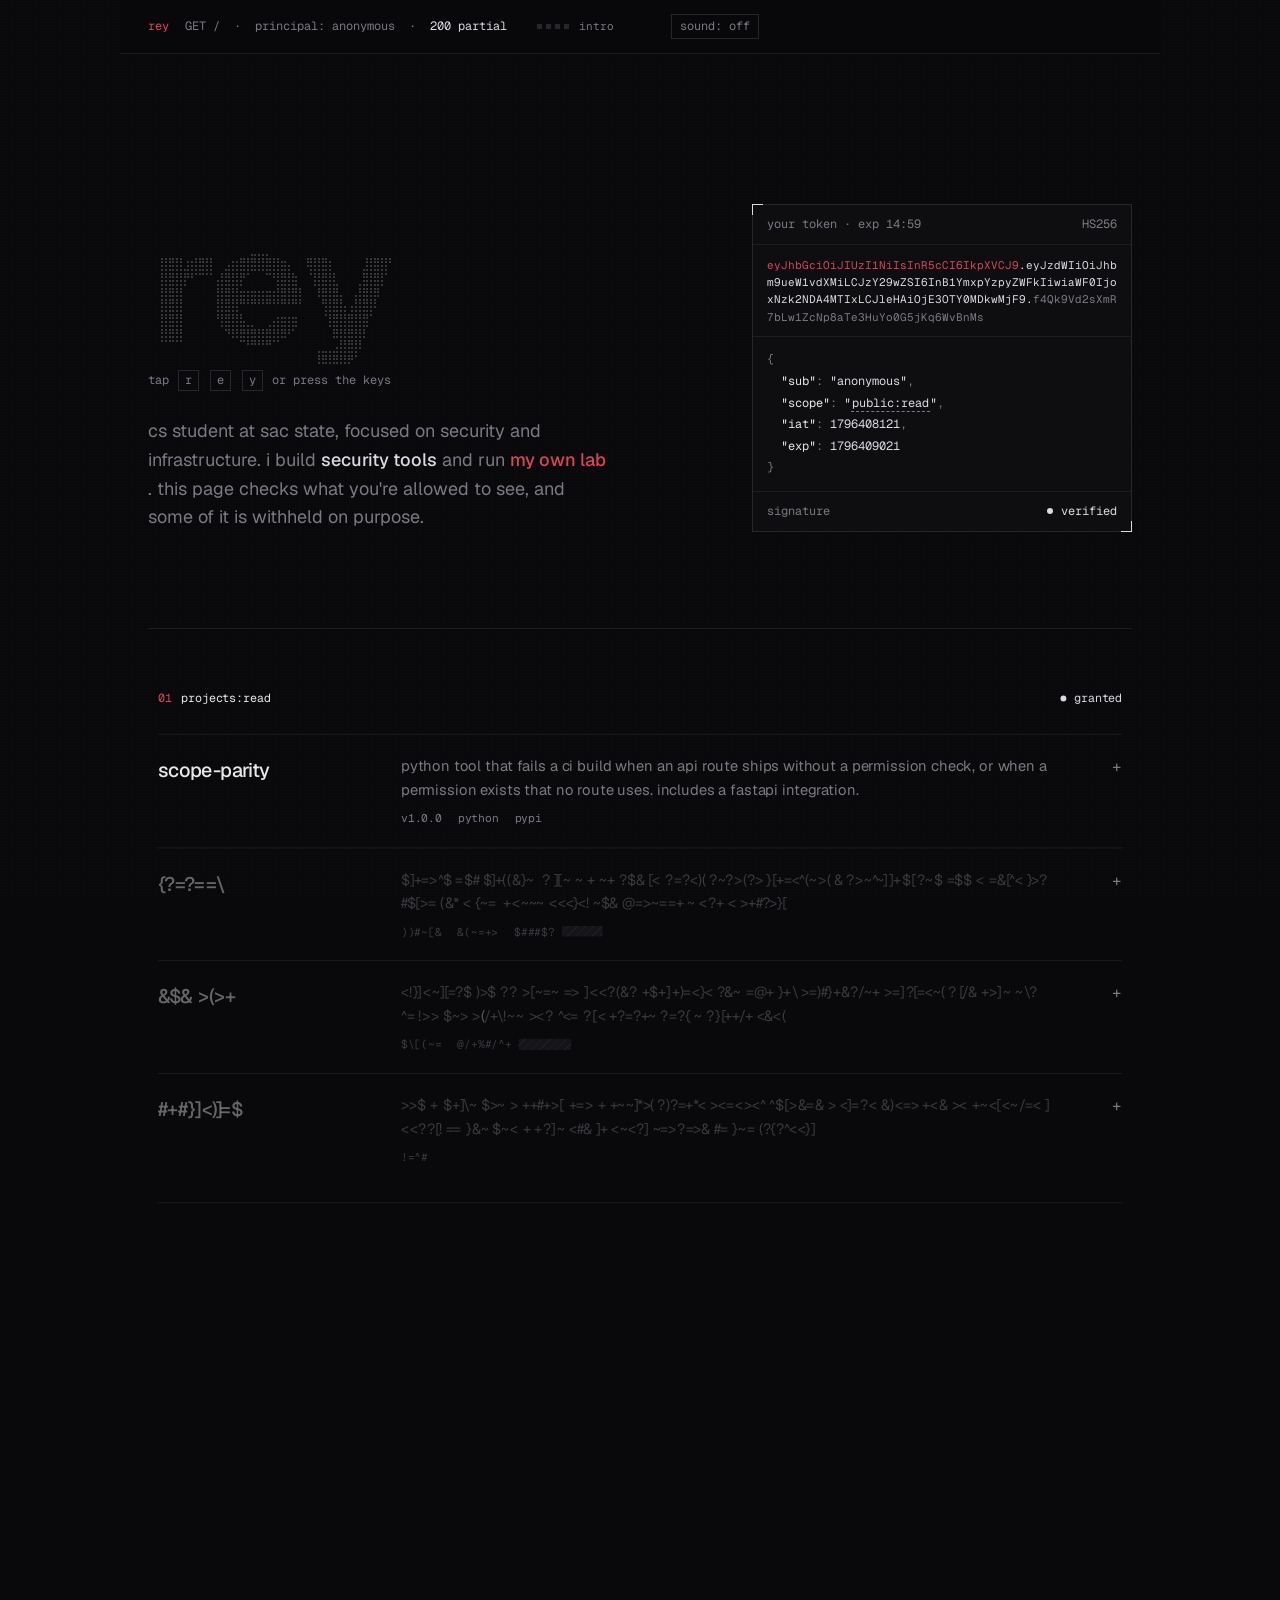
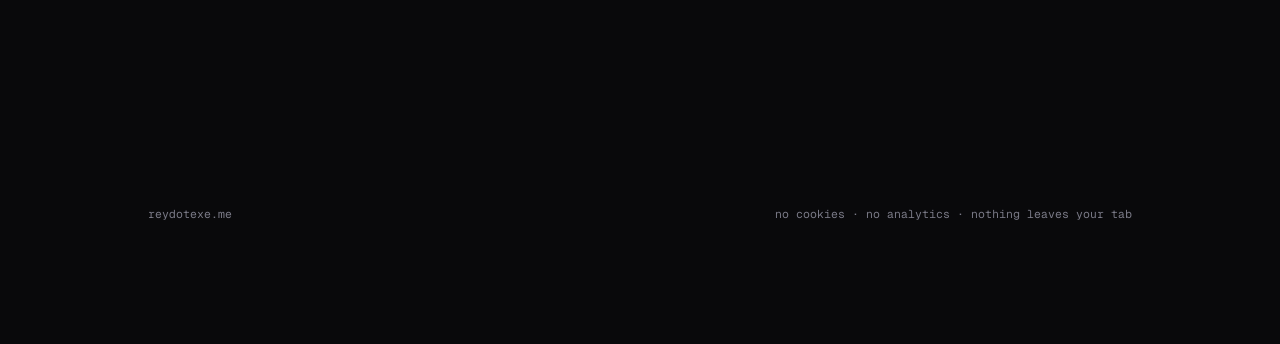
<file: index.html>
<!DOCTYPE html>
<html lang="en">
<head>
  <meta charset="utf-8">
  <meta http-equiv="Content-Security-Policy" content="default-src 'none'; script-src 'self'; style-src 'self'; font-src 'self'; img-src 'self' data:; connect-src 'none'; media-src 'none'; object-src 'none'; base-uri 'none'; form-action 'none'">
  <meta name="referrer" content="no-referrer">
  <meta name="viewport" content="width=device-width, initial-scale=1">
  <title>rey</title>
  <meta name="description" content="rey. cs student at sac state, security and infrastructure.">
  <link rel="icon" href="favicon.svg" type="image/svg+xml">
  <link rel="canonical" href="https://reydotexe.me/">
  <meta property="og:title" content="rey">
  <meta property="og:description" content="cs student at sac state, focused on security and infrastructure.">
  <meta property="og:type" content="website">
  <meta property="og:url" content="https://reydotexe.me/">
  <meta property="og:image" content="https://reydotexe.me/og.png">
  <meta property="og:image:width" content="1200">
  <meta property="og:image:height" content="630">
  <meta name="twitter:card" content="summary_large_image">
  <link rel="preload" href="fonts/Geist-Variable.woff2" as="font" type="font/woff2" crossorigin>
  <link rel="preload" href="fonts/GeistMono-Variable.woff2" as="font" type="font/woff2" crossorigin>
  <link rel="stylesheet" href="style.css">
  <script src="js/access.js" defer></script>
  <script src="js/name.js" defer></script>
  <script src="js/cipher.js" defer></script>
  <script src="js/music.js" defer></script>
  <script src="js/zoom.js" defer></script>
</head>
<body>

<div class="grain"></div>

<div class="wrap">

  <div class="bar">
    <a href="#" class="brand">rey</a>
    <div class="req">
      <span class="hide-s">GET /</span>
      <span class="sep hide-s">·</span>
      <span>principal: anonymous</span>
      <span class="sep">·</span>
      <span class="status" id="barStatus">200 partial</span>
    </div>
    <span class="tick" id="tick"></span>
  </div>

  <header class="hero">
    <div>
      <div class="namewrap" id="namewrap"><h1 id="name">rey</h1></div>
      <p>cs student at sac state, focused on security and infrastructure. i build <b class="c1">security tools</b> and run <b class="c2">my own lab</b>. this page checks what you're allowed to see, and some of it is withheld on purpose.</p>
    </div>

    <div class="token" id="token">
      <div class="th"><span>your token · <span id="expiry">exp 15:00</span></span><span>HS256</span></div>
      <div class="enc" id="enc"><span class="h">eyJhbGciOiJIUzI1NiIsInR5cCI6IkpXVCJ9</span>.<span class="p">eyJzdWIiOiJhbm9ueW1vdXMiLCJzY29wZSI6InB1YmxpYzpyZWFkIiwiaWF0IjoxNzkwNzkwMTMzLCJleHAiOjE3OTA3OTEwMzN9</span>.<span class="s">f4Qk9Vd2sXmR7bLw1ZcNp8aTe3HuYo0G5jKq6WvBnMs</span></div>
      <div class="dec">
        {<br>
        &nbsp;&nbsp;<span class="key">"sub"</span>: <span class="val">"anonymous"</span>,<br>
        &nbsp;&nbsp;<span class="key">"scope"</span>: <span class="val">"<span id="scopeEdit" contenteditable="true" spellcheck="false">public:read</span>"</span>,<br>
        &nbsp;&nbsp;<span class="key">"iat"</span>: <span class="val" id="iat">1790790133</span>,<br>
        &nbsp;&nbsp;<span class="key">"exp"</span>: <span class="val" id="exp">1790791033</span><br>
        }
      </div>
      <div class="sig"><span>signature</span><span class="verdict grant" id="sigState">verified</span></div>
    </div>
  </header>

  <section class="scope reveal" data-scope="projects:read">
    <div class="scope-head"><span class="name"><i>01</i>projects:read</span><span class="verdict">pending</span></div>

    <div class="res" data-res="scope-parity">
      <button type="button" aria-expanded="false">
        <span class="k">scope-parity</span>
        <span class="v">python tool that fails a ci build when an api route ships without a permission check, or when a permission exists that no route uses. includes a fastapi integration.
          <span class="attrs"><span>v1.0.0</span><span>python</span><span>pypi</span></span>
        </span>
        <span class="plus">+</span>
      </button>
      <div class="detail"><div><div class="inner">
        <b>example output</b><br>
        <span class="e">error</span>&nbsp;&nbsp; route-unprotected&nbsp;&nbsp; DELETE /orders/{id} declares no scope<br>
        <span class="e">error</span>&nbsp;&nbsp; route-unknown-scope POST /orders declares "orders:write"<br>
        <span class="w">warning</span> scope-unused&nbsp;&nbsp;&nbsp;&nbsp;&nbsp;&nbsp;&nbsp; orders:create is declared by no route<br>
        exit 1
        <div class="links"><a href="https://github.com/ReyDotExe/scope-parity">github</a><a href="https://pypi.org/project/scope-parity/">pypi</a></div>
      </div></div></div>
    </div>

    <div class="res" data-res="reysbot">
      <button type="button" aria-expanded="false">
        <span class="k">reysbot</span>
        <span class="v">discord bot platform with a web admin panel. handles ticketing, moderation, and community features for a few dozen users, and manages a game server.
          <span class="attrs"><span>active</span><span>python</span><span>source <span class="redact" data-len="7" tabindex="0"><span class="why">private: holds live config</span></span></span></span>
        </span>
        <span class="plus">+</span>
      </button>
      <div class="detail"><div><div class="inner">
        <b>runtime</b>&nbsp;&nbsp; python, sqlite, linux container on proxmox<br>
        <b>features</b>&nbsp; ticketing · moderation · automod · music · stream alerts · game server control<br>
        <b>security</b>&nbsp; individual staff accounts with 2fa · scoped api keys · confirmation on destructive actions<br>
        <b>exposure</b>&nbsp; admin panel reachable only through an authenticated tunnel
        <div class="links"><a href="https://github.com/ReyDotExe/reybot-security-notes">security notes</a></div>
      </div></div></div>
    </div>

    <div class="res" data-res="homelab">
      <button type="button" aria-expanded="false">
        <span class="k">homelab</span>
        <span class="v">virtualized lab on proxmox running containers and vms for self-hosted services, with network-wide dns filtering and remote access over a private vpn.
          <span class="attrs"><span>active</span><span>topology <span class="redact" data-len="9" tabindex="0"><span class="why">withheld: internal addressing</span></span></span></span>
        </span>
        <span class="plus">+</span>
      </button>
      <div class="detail"><div><div class="inner">
        <b>hypervisor</b> proxmox ve, single node<br>
        <b>dns</b>&nbsp;&nbsp;&nbsp;&nbsp;&nbsp;&nbsp;&nbsp; pi-hole<br>
        <b>remote</b>&nbsp;&nbsp;&nbsp;&nbsp; tailscale, no inbound ports open<br>
        <b>backups</b>&nbsp;&nbsp;&nbsp; nightly snapshots of every guest<br>
        <b>next</b>&nbsp;&nbsp;&nbsp;&nbsp;&nbsp;&nbsp; network storage
      </div></div></div>
    </div>

    <div class="res" data-res="vestra.ink">
      <button type="button" aria-expanded="false">
        <span class="k">vestra.ink</span>
        <span class="v">community game server and website. players connect through a cloud proxy and an encrypted tunnel, so the home network is never exposed to the internet.
          <span class="attrs"><span>live</span></span>
        </span>
        <span class="plus">+</span>
      </button>
      <div class="detail"><div><div class="inner">
        <b>path</b>&nbsp;&nbsp;&nbsp;&nbsp; player → cloud proxy → wireguard tunnel → home vm<br>
        <b>web app</b>&nbsp; separate service with a single scoped api key back to the bot<br>
        <b>access</b>&nbsp;&nbsp; whitelisted
        <div class="links"><a href="https://vestra.ink">visit</a></div>
      </div></div></div>
    </div>
  </section>

  <section class="scope reveal" data-scope="writing:read">
    <div class="scope-head"><span class="name"><i>02</i>writing:read</span><span class="verdict">pending</span></div>
    <div class="row">
      <div class="k"><a href="https://github.com/ReyDotExe/reybot-security-notes">security notes</a></div>
      <div class="v">writeups of real incidents from running a self-hosted service, and the controls added after each one.</div>
    </div>
  </section>

  <section class="scope reveal" data-scope="profile:read">
    <div class="scope-head"><span class="name"><i>03</i>profile:read</span><span class="verdict">pending</span></div>
    <div class="kv">
      <div class="k">languages</div>
      <div class="tools"><span>python</span><span>powershell</span><span>sql</span><span>javascript</span><span>html/css</span></div>
      <div class="k">systems</div>
      <div class="tools"><span>linux</span><span>proxmox</span><span>docker</span><span>networking</span><span>vpn</span></div>
      <div class="k">tooling</div>
      <div class="tools"><span>git</span><span>github actions</span><span>python packaging</span></div>
      <div class="k gap">in progress</div>
      <div class="gap">scope-parity 1.1: report a renamed permission and the route it broke as one finding</div>
      <div class="k">in progress</div>
      <div>network storage for the lab</div>
      <div class="k gap">contact</div>
      <div class="gap"><a href="https://github.com/ReyDotExe">github</a></div>
    </div>
  </section>

  <div class="foot"><span>reydotexe.me</span><span>no cookies · no analytics · nothing leaves your tab</span></div>

</div>

</body>
</html>
</file>
<file: style.css>
@font-face {
  font-family: "Geist";
  src: url("fonts/Geist-Variable.woff2") format("woff2");
  font-weight: 400 700;
  font-style: normal;
  font-display: swap;
}

@font-face {
  font-family: "Geist Mono";
  src: url("fonts/GeistMono-Variable.woff2") format("woff2");
  font-weight: 400 500;
  font-style: normal;
  font-display: swap;
}

:root {
  --bg: #09090b;
  --panel: #0e0e11;
  --line: #1c1c21;
  --line2: #26262c;
  --text: #e8e8eb;
  --dim: #7a7a84;
  --faint: #7a7a87;
  --ok: #d9dbe2;
  --no: #ff5a6a;
  --a2: #d84557;
  --g1: 150, 18, 34;
  --f2: #8f1424;
  --bar: #151519;
  --sans: "Geist", system-ui, sans-serif;
  --mono: "Geist Mono", ui-monospace, Consolas, monospace;
}

* {
  box-sizing: border-box;
}

html {
  scroll-behavior: smooth;
  overflow-x: clip;
}

body {
  margin: 0;
  background: var(--bg);
  color: var(--text);
  font-family: var(--sans);
  line-height: 1.6;
  -webkit-font-smoothing: antialiased;
  overflow-x: clip;
}

a {
  color: var(--text);
  text-decoration: none;
  border-bottom: 1px solid var(--faint);
  transition: border-color .2s, color .2s;
}

a:hover {
  border-color: var(--ok);
}

.grain {
  position: fixed;
  inset: 0;
  pointer-events: none;
  z-index: 0;
  background-image: radial-gradient(rgba(255, 255, 255, .025) 1px, transparent 1px);
  background-size: 3px 3px;
}

.dotstage {
  position: fixed;
  inset: 0;
  width: 100vw;
  height: 100vh;
  pointer-events: none;
  z-index: 0;
}

.trail {
  position: fixed;
  inset: 0;
  width: 100vw;
  height: 100vh;
  pointer-events: none;
  z-index: 30;
}

.wrap {
  position: relative;
  z-index: 1;
  max-width: 1040px;
  margin: 0 auto;
  padding: 0 28px 120px;
}

.bar {
  position: sticky;
  top: 0;
  z-index: 10;
  display: flex;
  justify-content: space-between;
  align-items: center;
  gap: 16px;
  margin: 0 -28px;
  padding: 14px 28px;
  background: rgba(9, 9, 11, .97);
  backdrop-filter: blur(8px);
  border-bottom: 1px solid var(--line);
  font-family: var(--mono);
  font-size: 12px;
  color: var(--dim);
}

.bar .brand {
  color: var(--a2);
  border: 0;
}

.bar .req {
  display: flex;
  gap: 14px;
  flex-wrap: wrap;
  flex-shrink: 0;
}

.bar .req .sep {
  color: var(--faint);
}

.status {
  color: var(--ok);
  transition: color .2s;
}

.status.bad {
  color: var(--no);
}

.tick {
  flex: 0 1 380px;
  max-width: 380px;
  white-space: nowrap;
  overflow: hidden;
  text-overflow: ellipsis;
  color: var(--faint);
  text-align: right;
}

.tick .a {
  color: var(--dim);
}

.tick .ok {
  color: var(--ok);
}

.tick .no {
  color: var(--no);
}

.tick.flash {
  animation: in .35s ease-out;
}

@keyframes in {
  from {
    opacity: 0;
    transform: translateY(4px);
  }
}

.np {
  display: inline-flex;
  align-items: center;
  gap: 4px;
  flex-shrink: 0;
  margin-left: 14px;
  font-family: var(--mono);
  font-size: 11px;
  color: var(--faint);
}

.np i {
  width: 5px;
  height: 5px;
  background: var(--line2);
  transition: background .06s;
}

.np.live i.on {
  background: var(--a2);
}

.np em {
  font-style: normal;
  margin-left: 6px;
  min-width: 64px;
  transition: opacity .18s ease, transform .18s ease;
}

.np em.swap {
  opacity: 0;
  transform: translateY(-3px);
}

.np.live em {
  color: var(--text);
}

.snd {
  all: unset;
  cursor: pointer;
  font-family: var(--mono);
  font-size: 12px;
  color: var(--dim);
  border: 1px solid var(--line2);
  padding: 2px 8px;
  margin-left: 12px;
  min-width: 10ch;
  text-align: center;
  white-space: nowrap;
  flex-shrink: 0;
  transition: color .2s, border-color .2s;
}

.snd:hover,
.snd.on {
  color: var(--a2);
  border-color: var(--a2);
}

.snd:focus-visible {
  outline: 1px solid var(--a2);
  outline-offset: 2px;
}

.hero {
  display: grid;
  grid-template-columns: 1fr 380px;
  gap: 56px;
  align-items: end;
  padding: 150px 0 96px;
  border-bottom: 1px solid var(--line);
}

.hero h1 {
  margin: 0;
  font-size: clamp(76px, 15vw, 164px);
  line-height: .86;
  font-weight: 700;
  letter-spacing: -0.015em;
}

.namewrap {
  touch-action: manipulation;
}

.namewrap.fx h1 {
  color: transparent;
}

.padhint {
  margin-top: 14px;
  font-family: var(--mono);
  font-size: 12px;
  color: var(--faint);
}

.padhint b {
  display: inline-block;
  font-weight: 400;
  color: var(--dim);
  border: 1px solid var(--line2);
  padding: 0 6px;
  margin: 0 2px;
  transition: color .1s, border-color .1s;
}

.padhint b.hit {
  color: var(--a2);
  border-color: var(--a2);
}

.hero p {
  margin: 26px 0 0;
  max-width: 460px;
  font-size: 18px;
  color: var(--dim);
}

.hero p b {
  color: var(--text);
  font-weight: 500;
}

.hero p b.c1 {
  color: var(--ok);
}

.hero p b.c2 {
  color: var(--a2);
}

.token {
  position: relative;
  border: 1px solid var(--line2);
  background: var(--panel);
  font-family: var(--mono);
  font-size: 12px;
}

.token::before,
.token::after {
  content: "";
  position: absolute;
  width: 10px;
  height: 10px;
  border-color: var(--ok);
  border-style: solid;
  transition: border-color .3s;
}

.token::before {
  top: -1px;
  left: -1px;
  border-width: 1px 0 0 1px;
}

.token::after {
  bottom: -1px;
  right: -1px;
  border-width: 0 1px 1px 0;
}

.token.bad::before,
.token.bad::after {
  border-color: var(--no);
}

.token .th {
  display: flex;
  justify-content: space-between;
  padding: 10px 14px;
  border-bottom: 1px solid var(--line);
  color: var(--dim);
}

.token .enc {
  padding: 12px 14px;
  border-bottom: 1px solid var(--line);
  word-break: break-all;
  line-height: 1.55;
  font-size: 11px;
  max-height: 92px;
  overflow: hidden;
}

.enc .h {
  color: var(--a2);
}

.enc .p {
  color: var(--ok);
}

.enc .s {
  color: var(--dim);
}

.token.bad .enc .s {
  color: var(--no);
}

.token .dec {
  padding: 12px 14px;
  line-height: 1.8;
  color: var(--dim);
}

.dec .key {
  color: var(--text);
}

.dec .val {
  color: var(--ok);
}

.dec [contenteditable] {
  outline: none;
  border-bottom: 1px dashed var(--faint);
  cursor: text;
  padding: 0 1px;
}

.dec [contenteditable]:focus {
  border-color: var(--ok);
  background: rgba(var(--g1), .08);
}

.token .sig {
  display: flex;
  justify-content: space-between;
  padding: 10px 14px;
  border-top: 1px solid var(--line);
  color: var(--dim);
}

.verdict {
  color: var(--faint);
}

.verdict::before {
  content: "";
  display: inline-block;
  width: 6px;
  height: 6px;
  border-radius: 50%;
  margin-right: 8px;
  vertical-align: 1px;
  background: currentColor;
}

.verdict.grant {
  color: var(--ok);
}

.verdict.deny {
  color: var(--no);
}

.verdict.eval::before {
  animation: pulse .5s ease-in-out infinite alternate;
}

@keyframes pulse {
  to {
    opacity: .2;
  }
}

.scope {
  padding: 56px 0 16px;
  border-bottom: 1px solid var(--line);
}

.js .reveal {
  opacity: 0;
  transform: translateY(10px);
  transition: opacity .7s ease, transform .7s ease;
}

.js .reveal.on {
  opacity: 1;
  transform: none;
}

.scope-head {
  display: flex;
  justify-content: space-between;
  align-items: baseline;
  margin-bottom: 26px;
  font-family: var(--mono);
  font-size: 12px;
}

.scope-head .name {
  color: var(--text);
}

.scope-head .name i {
  font-style: normal;
  color: var(--a2);
  margin-right: 10px;
}

.res {
  border-top: 1px solid var(--line);
}

.res > button {
  all: unset;
  box-sizing: border-box;
  display: grid;
  grid-template-columns: 220px 1fr 24px;
  gap: 6px 28px;
  width: 100%;
  padding: 20px 0;
  cursor: pointer;
}

.res > button:focus-visible {
  outline: 1px solid var(--ok);
  outline-offset: 4px;
}

.res .k,
.row .k {
  font-size: 20px;
  font-weight: 500;
  letter-spacing: -0.02em;
}

.res .k {
  transition: color .2s;
}

.row .k a {
  border: 0;
}

.res > button:hover .k,
.row .k a:hover {
  color: var(--a2);
}

.res .v,
.row .v {
  color: var(--dim);
  font-size: 15px;
}

.res .plus {
  font-family: var(--mono);
  color: var(--faint);
  text-align: right;
  transition: transform .3s, color .2s;
}

.res.open .plus {
  transform: rotate(45deg);
  color: var(--ok);
}

.attrs {
  display: flex;
  flex-wrap: wrap;
  gap: 4px 16px;
  margin-top: 8px;
  font-family: var(--mono);
  font-size: 11.5px;
  color: var(--faint);
}

.detail {
  display: grid;
  grid-template-rows: 0fr;
  visibility: hidden;
  transition: grid-template-rows .4s ease, visibility .4s;
}

.res.open .detail {
  grid-template-rows: 1fr;
  visibility: visible;
}

.detail > div {
  overflow: hidden;
}

.detail .inner {
  margin: 0 0 22px 248px;
  padding: 16px 18px;
  border: 1px solid var(--line);
  background: var(--panel);
  font-family: var(--mono);
  font-size: 12px;
  line-height: 1.8;
  color: var(--dim);
}

.detail .inner b {
  font-weight: 400;
  color: var(--text);
}

.detail .inner .e {
  color: var(--no);
}

.detail .inner .w {
  color: #d9c38a;
}

.detail .links {
  margin-top: 10px;
  display: flex;
  gap: 16px;
}

.detail .links a {
  color: var(--text);
}

.redact {
  display: inline-block;
  position: relative;
  height: 1.1em;
  vertical-align: -0.18em;
  background: var(--bar);
  background-image: repeating-linear-gradient(135deg, transparent 0 5px, #1e1e23 5px 6px);
  border-radius: 2px;
  cursor: help;
  font-family: var(--mono);
  font-size: .9em;
  line-height: 1.1em;
  color: var(--no);
  white-space: nowrap;
  text-align: left;
}

.redact[data-len="7"] {
  width: 7ch;
}

.redact[data-len="9"] {
  width: 9ch;
}

.redact .why {
  position: absolute;
  left: 0;
  top: 140%;
  z-index: 5;
  width: max-content;
  max-width: 60vw;
  padding: 3px 8px;
  font-family: var(--mono);
  font-size: 11px;
  color: var(--no);
  background: var(--bg);
  border: 1px solid var(--line2);
  white-space: normal;
  opacity: 0;
  pointer-events: none;
  transition: opacity .2s;
}

.redact:hover .why,
.redact:focus .why {
  opacity: 1;
}

.kv {
  display: grid;
  grid-template-columns: 220px 1fr;
  gap: 12px 28px;
  font-size: 15px;
}

.kv .k {
  font-family: var(--mono);
  font-size: 12px;
  color: var(--dim);
  padding-top: 3px;
}

.kv .gap {
  margin-top: 22px;
}

.tools {
  display: flex;
  flex-wrap: wrap;
}

.tools > span {
  white-space: nowrap;
}

.tools > span:not(:last-child)::after {
  content: "·";
  color: var(--a2);
  opacity: .6;
  margin: 0 9px;
}

.row {
  display: grid;
  grid-template-columns: 220px 1fr;
  gap: 6px 28px;
  padding: 20px 0;
}

.foot {
  display: flex;
  justify-content: space-between;
  gap: 16px;
  padding-top: 40px;
  font-family: var(--mono);
  font-size: 11.5px;
  color: var(--faint);
}

.lost {
  padding: 150px 0 96px;
  font-size: 18px;
  color: var(--dim);
}

.lost p {
  margin: 0 0 12px;
}

.fb {
  overflow-anchor: none;
}

.fb.unfocus .ch {
  opacity: .42;
}

.fb.unfocus .ch.lit,
.fb.unfocus .ch.rim,
.fb.unfocus .ch.hot {
  opacity: 1;
}

.ch {
  transition: color .25s ease;
}

.ch.lit {
  color: #f4f4f7;
  text-shadow: 0 0 12px rgba(207, 44, 64, .35);
}

.ch.rim {
  color: var(--a2);
}

.ch.hot {
  color: var(--a2);
  transition: none;
}

.sr {
  position: absolute;
  width: 1px;
  height: 1px;
  overflow: hidden;
  clip: rect(0 0 0 0);
  white-space: nowrap;
}

@media (prefers-reduced-motion: reduce) {
  .js .reveal {
    opacity: 1;
    transform: none;
    transition: none;
  }

  .tick.flash,
  .verdict.eval::before {
    animation: none;
  }
}

@media (max-width: 900px) {
  .hero {
    grid-template-columns: 1fr;
    gap: 40px;
    padding: 64px 0 56px;
  }

  .bar .req .hide-s,
  .tick {
    display: none;
  }

  .lost {
    padding: 64px 0 56px;
  }
}

@media (max-width: 640px) {
  .wrap {
    padding: 0 18px 60px;
  }

  .bar {
    margin: 0 -18px;
    padding: 14px 18px;
  }

  .bar .req,
  .np em {
    display: none;
  }

  .snd {
    margin: -4px 0;
    padding: 6px 10px;
  }

  .res > button {
    grid-template-columns: 1fr 24px;
  }

  .res .v {
    grid-column: 1 / -1;
  }

  .res .k {
    grid-row: 1;
  }

  .res .plus {
    grid-row: 1;
    grid-column: 2;
  }

  .detail .inner {
    margin-left: 0;
  }

  .kv,
  .row {
    grid-template-columns: 1fr;
    gap: 4px;
  }

  .kv .k {
    padding-top: 12px;
  }
}
</file>
